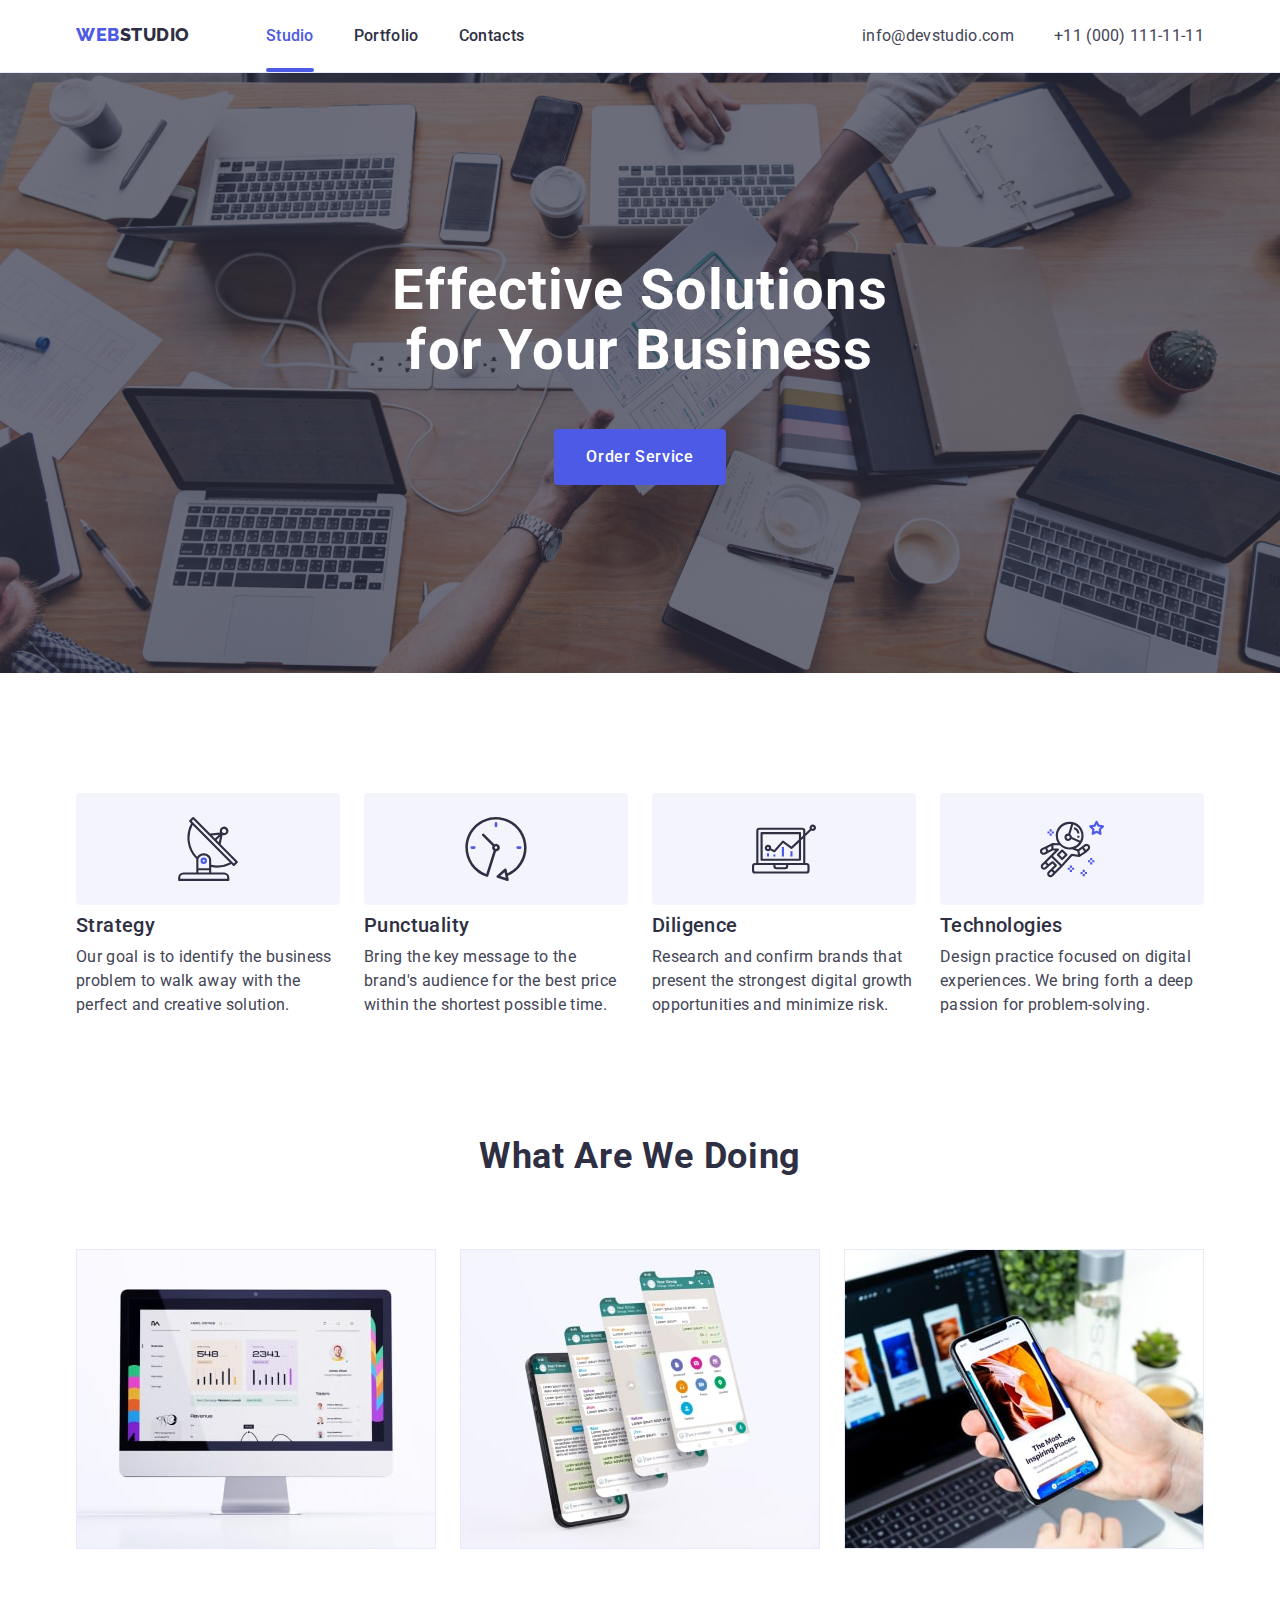
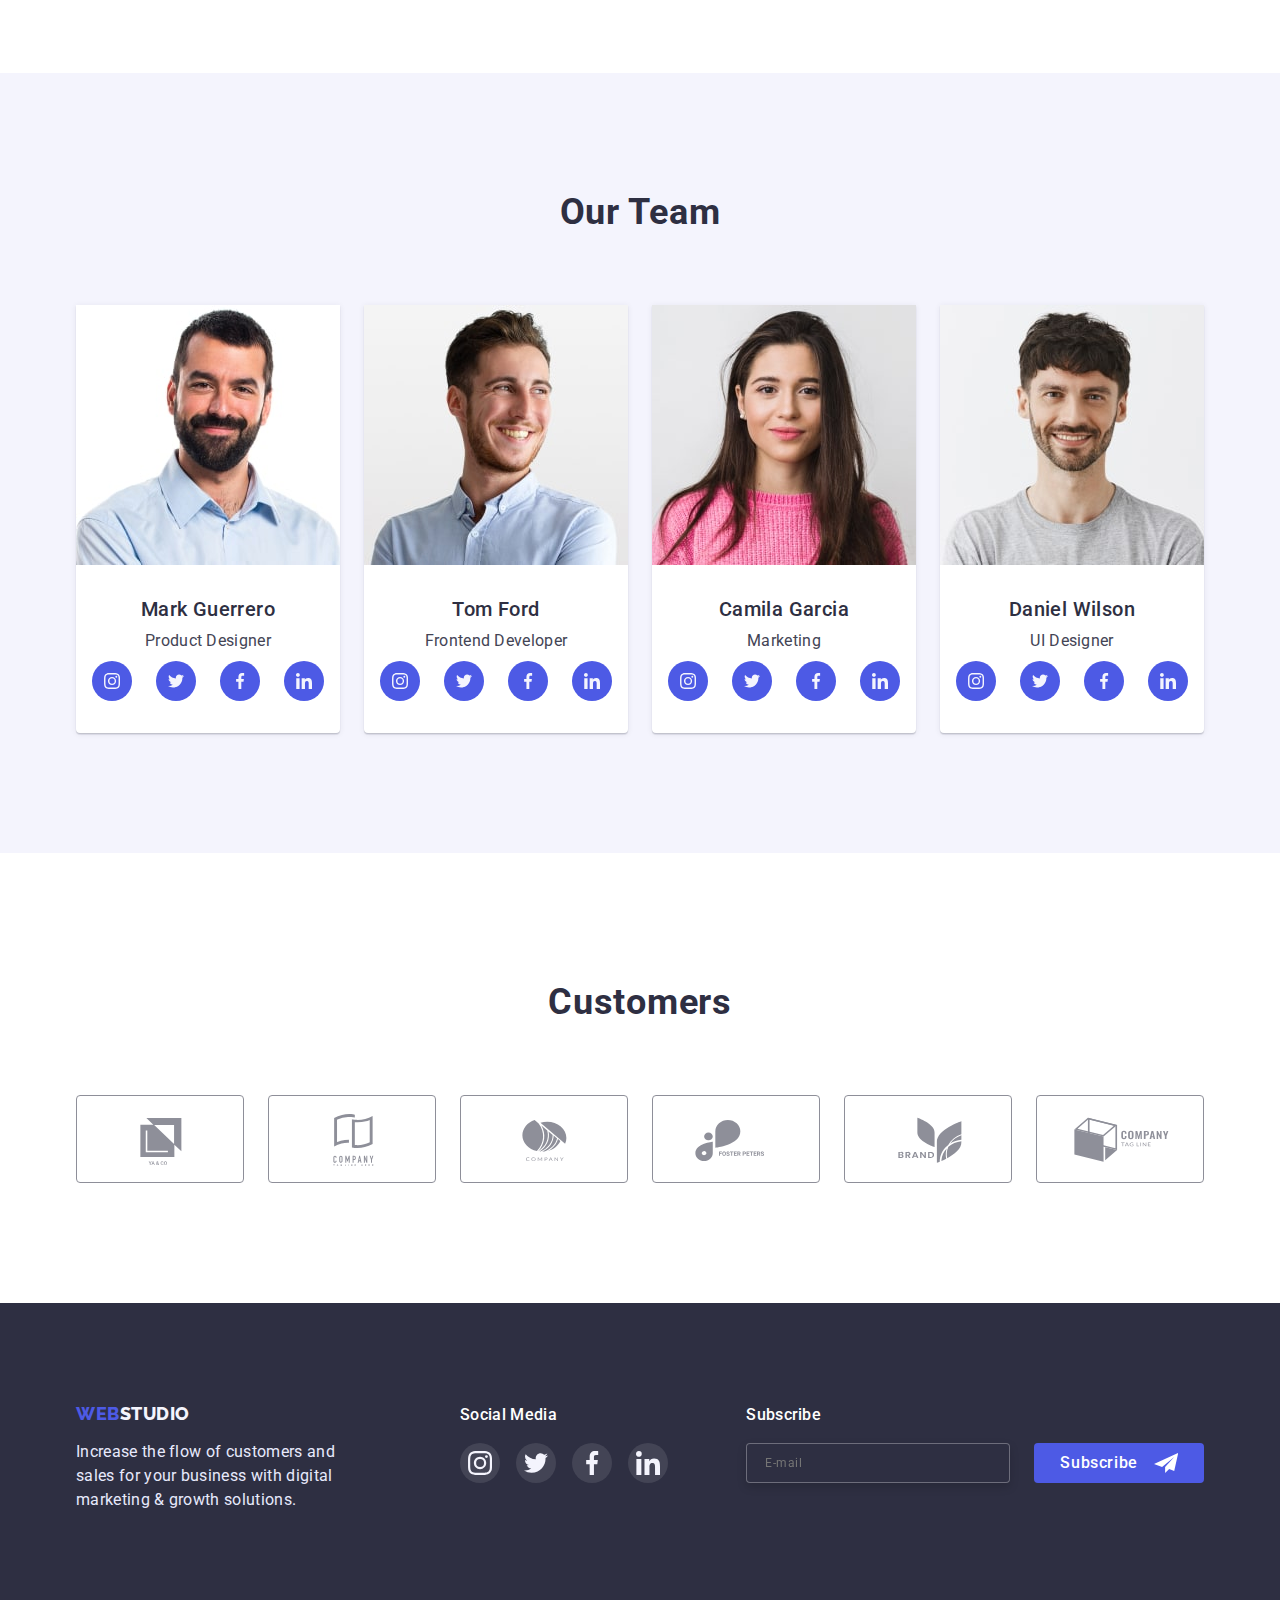
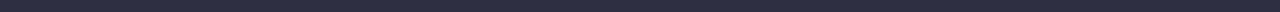
<file: index.html>
<!DOCTYPE html>
<html lang="en">
  <head>
    <meta charset="UTF-8" />
    <meta http-equiv="X-UA-Compatible" content="IE=edge" />
    <meta name="viewport" content="width=device-width, initial-scale=1.0" />
    <title>Студія</title>

    <link rel="preconnect" href="https://fonts.googleapis.com" />
    <link rel="preconnect" href="https://fonts.gstatic.com" crossorigin />
    <link rel="preconnect" href="https://fonts.googleapis.com" />
    <link rel="preconnect" href="https://fonts.gstatic.com" crossorigin />
    <link
      href="https://fonts.googleapis.com/css2?family=Raleway:wght@800&family=Roboto:wght@400;500;700;900&display=swap"
      rel="stylesheet"
    />
    <link
      rel="stylesheet"
      href="https://cdnjs.cloudflare.com/ajax/libs/modern-normalize/1.1.0/modern-normalize.min.css"
    />
    <link rel="stylesheet" href="./css/styles.css" />
  </head>
  <body class="body">
    <!-- Header Section -->
    <header class="header">
      <div class="header-container container">
        <nav class="navigation">
          <a href="./index.html" class="logo-header link"
            >Web<span class="logo-header-part">Studio</span></a
          >
          <ul class="main-nav list">
            <li class="nav-item">
              <a href="./index.html" class="nav-item-link link current"
                >Studio</a
              >
            </li>
            <li class="nav-item">
              <a href="./portfolio.html" class="nav-item-link link"
                >Portfolio</a
              >
            </li>
            <li class="nav-item">
              <a href="" class="nav-item-link link">Contacts</a>
            </li>
          </ul>
        </nav>
        <address class="address">
          <ul class="address-list list">
            <li class="address-item">
              <a href="mailto:info@devstudio.com" class="address-item link"
                >info@devstudio.com</a
              >
            </li>
            <li class="address-item">
              <a href="tel:+110001111111" class="address-item link"
                >+11 (000) 111-11-11</a
              >
            </li>
          </ul>
        </address>
      </div>
    </header>
    <!--Main Section  -->
    <main>
      <!-- Section 1 -->
      <section class="first-section">
        <div class="first-container container">
          <h1 class="first-section-title">
            Effective Solutions for Your Business
          </h1>
          <button type="button" class="first-section-btn" data-modal-open>
            Order Service
          </button>
        </div>
      </section>
      <!-- Section 2 -->
      <section class="second-section">
        <div class="container">
          <h2 hidden class="second-section-title"></h2>
          <ul class="list second-list">
            <li class="second-list-item">
              <div class="second-list-wrap">
                <svg width="64" height="64" class="second-list-icon">
                  <use href="./images/2-section-icons.svg#icon-antenna"></use>
                </svg>
              </div>
              <h3 class="second-section-title">Strategy</h3>
              <p class="second-section-text">
                Our goal is to identify the business problem to walk away with
                the perfect and creative solution.
              </p>
            </li>
            <li class="second-list-item">
              <div class="second-list-wrap">
                <svg width="64" height="64">
                  <use href="./images/2-section-icons.svg#icon-clock"></use>
                </svg>
              </div>
              <h3 class="second-section-title">Punctuality</h3>
              <p class="second-section-text">
                Bring the key message to the brand's audience for the best price
                within the shortest possible time.
              </p>
            </li>
            <li class="second-list-item">
              <div class="second-list-wrap">
                <svg width="64" height="64" class="second-list-icon">
                  <use href="./images/2-section-icons.svg#icon-diagram"></use>
                </svg>
              </div>
              <h3 class="second-section-title">Diligence</h3>
              <p class="second-section-text">
                Research and confirm brands that present the strongest digital
                growth opportunities and minimize risk.
              </p>
            </li>
            <li class="second-list-item">
              <div class="second-list-wrap">
                <svg width="64" height="64">
                  <use href="./images/2-section-icons.svg#icon-astronaut"></use>
                </svg>
              </div>
              <h3 class="second-section-title">Technologies</h3>
              <p class="second-section-text">
                Design practice focused on digital experiences. We bring forth a
                deep passion for problem-solving.
              </p>
            </li>
          </ul>
        </div>
      </section>
      <!-- Section 3 -->
      <section class="third-section">
        <div class="container">
          <h2 class="third-section-title">What are we doing</h2>
          <ul class="list third-list">
            <li class="third-section-item">
              <img src="./images/img1.jpg" alt="analysis" width="360" />
            </li>
            <li class="third-section-item">
              <img src="./images/img2.jpg" alt="conversations" width="360" />
            </li>
            <li class="third-section-item">
              <img src="./images/img3.jpg" alt="recommendations" width="360" />
            </li>
          </ul>
        </div>
      </section>
      <!-- Section 4 -->
      <section class="forth-section">
        <div class="forth-container container">
          <h2 class="forth-section-title">Our Team</h2>
          <ul class="forth-list list">
            <li class="forth-section-item">
              <img
                class="our-team-img"
                src="./images/mark.jpg"
                alt="Mark Guerrero"
                width="264"
              />
              <div class="our-container">
                <h3 class="title-name">Mark Guerrero</h3>
                <p class="forth-section-text">Product Designer</p>
                <ul class="team-socials list">
                  <li class="team-social-item">
                    <a href="" class="team-social-links"
                      ><svg width="16" height="16" class="team-social-icon">
                        <use href="./images/icons.svg#icon-instagram"></use>
                      </svg>
                    </a>
                  </li>
                  <li class="team-social-item">
                    <a href="" class="team-social-links">
                      <svg width="16" height="16" class="team-social-icon">
                        <use href="./images/icons.svg#icon-twitter"></use>
                      </svg>
                    </a>
                  </li>
                  <li class="team-social-item">
                    <a href="" class="team-social-links">
                      <svg width="16" height="16" class="team-social-icon">
                        <use href="./images/icons.svg#icon-facebook"></use>
                      </svg>
                    </a>
                  </li>
                  <li class="team-social-item">
                    <a href="" class="team-social-links">
                      <svg width="16" height="16" class="team-social-icon">
                        <use href="./images/icons.svg#icon-linkedin"></use>
                      </svg>
                    </a>
                  </li>
                </ul>
              </div>
            </li>

            <li class="forth-section-item">
              <img
                class="our-team-img"
                src="./images/tom.jpg"
                alt="Tom Ford"
                width="264"
              />
              <div class="our-container">
                <h3 class="title-name">Tom Ford</h3>
                <p class="forth-section-text">Frontend Developer</p>
                <ul class="team-socials list">
                  <li class="team-social-item">
                    <a href="" class="team-social-links"
                      ><svg width="16" height="16" class="team-social-icon">
                        <use href="./images/icons.svg#icon-instagram"></use>
                      </svg>
                    </a>
                  </li>
                  <li class="team-social-item">
                    <a href="" class="team-social-links">
                      <svg width="16" height="16" class="team-social-icon">
                        <use href="./images/icons.svg#icon-twitter"></use>
                      </svg>
                    </a>
                  </li>
                  <li class="team-social-item">
                    <a href="" class="team-social-links">
                      <svg width="16" height="16" class="team-social-icon">
                        <use href="./images/icons.svg#icon-facebook"></use>
                      </svg>
                    </a>
                  </li>
                  <li class="team-social-item">
                    <a href="" class="team-social-links">
                      <svg width="16" height="16" class="team-social-icon">
                        <use href="./images/icons.svg#icon-linkedin"></use>
                      </svg>
                    </a>
                  </li>
                </ul>
              </div>
            </li>

            <li class="forth-section-item">
              <img
                class="our-team-img"
                src="./images/camila.jpg"
                alt="Camila Garcia"
                width="264"
              />
              <div class="our-container">
                <h3 class="title-name">Camila Garcia</h3>
                <p class="forth-section-text">Marketing</p>
                <ul class="team-socials list">
                  <li class="team-social-item">
                    <a href="" class="team-social-links"
                      ><svg width="16" height="16" class="team-social-icon">
                        <use href="./images/icons.svg#icon-instagram"></use>
                      </svg>
                    </a>
                  </li>
                  <li class="team-social-item">
                    <a href="" class="team-social-links">
                      <svg width="16" height="16" class="team-social-icon">
                        <use href="./images/icons.svg#icon-twitter"></use>
                      </svg>
                    </a>
                  </li>
                  <li class="team-social-item">
                    <a href="" class="team-social-links">
                      <svg width="16" height="16" class="team-social-icon">
                        <use href="./images/icons.svg#icon-facebook"></use>
                      </svg>
                    </a>
                  </li>
                  <li class="team-social-item">
                    <a href="" class="team-social-links">
                      <svg width="16" height="16" class="team-social-icon">
                        <use href="./images/icons.svg#icon-linkedin"></use>
                      </svg>
                    </a>
                  </li>
                </ul>
              </div>
            </li>
            <li class="forth-section-item">
              <img
                class="our-team-img"
                src="./images/daniel.jpg"
                alt="Daniel Wilson"
                width="264"
              />
              <div class="our-container">
                <h3 class="title-name">Daniel Wilson</h3>
                <p class="forth-section-text">UI Designer</p>
                <ul class="team-socials list">
                  <li class="team-social-item">
                    <a href="" class="team-social-links"
                      ><svg width="16" height="16" class="team-social-icon">
                        <use href="./images/icons.svg#icon-instagram"></use>
                      </svg>
                    </a>
                  </li>
                  <li class="team-social-item">
                    <a href="" class="team-social-links">
                      <svg width="16" height="16" class="team-social-icon">
                        <use href="./images/icons.svg#icon-twitter"></use>
                      </svg>
                    </a>
                  </li>
                  <li class="team-social-item">
                    <a href="" class="team-social-links">
                      <svg width="16" height="16" class="team-social-icon">
                        <use href="./images/icons.svg#icon-facebook"></use>
                      </svg>
                    </a>
                  </li>
                  <li class="team-social-item">
                    <a href="" class="team-social-links">
                      <svg width="16" height="16" class="team-social-icon">
                        <use href="./images/icons.svg#icon-linkedin"></use>
                      </svg>
                    </a>
                  </li>
                </ul>
              </div>
            </li>
          </ul>
        </div>
      </section>
      <!-- Section 5 -->
      <section class="fifth-section">
        <div class="fifth-section-container container">
          <h2 class="fifth-section-title">Customers</h2>
          <ul class="fifth-section-list list">
            <li class="fifth-section-item">
              <a class="fifth-section-links" href="">
                <svg width="104" height="56" class="customers-icons">
                  <use href="./images/customers.svg#icon-customer-1"></use>
                </svg>
              </a>
            </li>
            <li class="fifth-section-item">
              <a class="fifth-section-links" href="">
                <svg width="104" height="56" class="customers-icons">
                  <use href="./images/customers.svg#icon-customer-2"></use>
                </svg>
              </a>
            </li>
            <li class="fifth-section-item">
              <a class="fifth-section-links" href="">
                <svg width="104" height="56" class="customers-icons">
                  <use href="./images/customers.svg#icon-customer-3"></use>
                </svg>
              </a>
            </li>
            <li class="fifth-section-item">
              <a class="fifth-section-links" href="">
                <svg width="104" height="56" class="customers-icons">
                  <use href="./images/customers.svg#icon-customer-4"></use>
                </svg>
              </a>
            </li>
            <li class="fifth-section-item">
              <a class="fifth-section-links" href="">
                <svg width="104" height="56" class="customers-icons">
                  <use href="./images/customers.svg#icon-customer-5"></use>
                </svg>
              </a>
            </li>
            <li class="fifth-section-item">
              <a class="fifth-section-links" href="">
                <svg width="104" height="56" class="customers-icons">
                  <use href="./images/customers.svg#icon-customer-6"></use>
                </svg>
              </a>
            </li>
          </ul>
        </div>
      </section>
    </main>
    <!-- Footer Section -->
    <footer class="footer">
      <div class="footer-container container">
        <div class="footer-first">
          <a href="./index.html" class="footer-logo link"
            >Web<span class="footer-logo-part">Studio</span></a
          >
          <p class="footer-text">
            Increase the flow of customers and sales for your business with
            digital marketing & growth solutions.
          </p>
        </div>
        <div class="footer-second">
          <p class="social-media">Social Media</p>
          <ul class="footer-social-list list">
            <li class="footer-social-items">
              <a href="" class="footer-social-links">
                <svg width="24" height="24" class="team-social-icon">
                  <use href="./images/icons.svg#icon-instagram"></use>
                </svg>
              </a>
            </li>
            <li class="footer-social-items">
              <a href="" class="footer-social-links">
                <svg width="24" height="24" class="team-social-icon">
                  <use href="./images/icons.svg#icon-twitter"></use>
                </svg>
              </a>
            </li>
            <li class="footer-social-items">
              <a href="" class="footer-social-links">
                <svg width="24" height="24" class="team-social-icon">
                  <use href="./images/icons.svg#icon-facebook"></use>
                </svg>
              </a>
            </li>
            <li class="footer-social-items">
              <a href="" class="footer-social-links">
                <svg width="24" height="24" class="team-social-icon">
                  <use href="./images/icons.svg#icon-linkedin"></use>
                </svg>
              </a>
            </li>
          </ul>
        </div>
        <div class="footer-subscribe-container">
          <p class="subscribe-title">Subscribe</p>
          <form class="footer-form">
            <input
              type="email"
              class="subscribe-form"
              placeholder="E-mail"
              name="user-subscribe-email"
            />
            <button type="button" class="subscribe-button">
              Subscribe

              <svg width="24" height="24" class="subscribe-btn-icon">
                <use href="./images/modal.svg#icon-telegram"></use>
              </svg>
            </button>
          </form>
        </div>
      </div>
    </footer>
    <!-- BACKDROP -->
    <div class="backdrop is-hidden" data-modal>
      <div class="modal">
        <button type="submit" class="modal-close-button" data-modal-close>
          <svg width="8" height="8" class="modal-close-icon">
            <use href="./images/icons-close.svg#icon-close"></use>
          </svg>
        </button>
        <p class="modal-window-title">
          Leave your contacts and we will call you back
        </p>
        <form class="modal-form">
          <label for="user-name" class="modal-label">Name</label>
          <div class="modal-input-wrap">
            <input
              class="modal-form-input"
              id="user-name"
              type="text"
              placeholder=""
              name="user-name"
              required
            />
            <svg width="18" height="18" class="modal-input-icon">
              <use href="./images/modal.svg#icon-person"></use>
            </svg>
          </div>
          <label for="user-phone" class="modal-label">Phone</label>
          <div class="modal-input-wrap">
            <input
              class="modal-form-input"
              id="user-phone"
              type="tel"
              placeholder=""
              name="user-phone"
              required
            />
            <svg width="18" height="24" class="modal-input-icon">
              <use href="./images/modal.svg#icon-phone"></use>
            </svg>
          </div>
          <label for="user-email" class="modal-label">Email</label>
          <div class="modal-input-wrap">
            <input
              class="modal-form-input"
              id="user-email"
              type="email"
              placeholder=""
              name="user-email"
              required
            />
            <svg width="18" height="24" class="modal-input-icon">
              <use href="./images/modal.svg#icon-email"></use>
            </svg>
          </div>
          <label for="user-comment" class="modal-label">Comment</label>
          <textarea
            name="user-comment"
            id="user-comment"
            class="modal-textarea"
            placeholder="Text input"
          ></textarea>
          <div class="modal-field">
            <input
              type="checkbox"
              id="privacy-policy"
              name="user-privacy-policy"
              value="true"
              class="modal-check-box visually-hidden"
            />
            <label for="privacy-policy" class="checkbox-text"
              >I accept the terms and conditions of the&nbsp;
              <a class="privacy-policy-wrap" href="./index.html">
                Privacy Policy</a
              ></label
            >
          </div>
        </form>
        <button class="modal-send-btn" type="submit">Send</button>
      </div>
    </div>
    <script src="./js/modal.js"></script>
  </body>
</html>
</file>
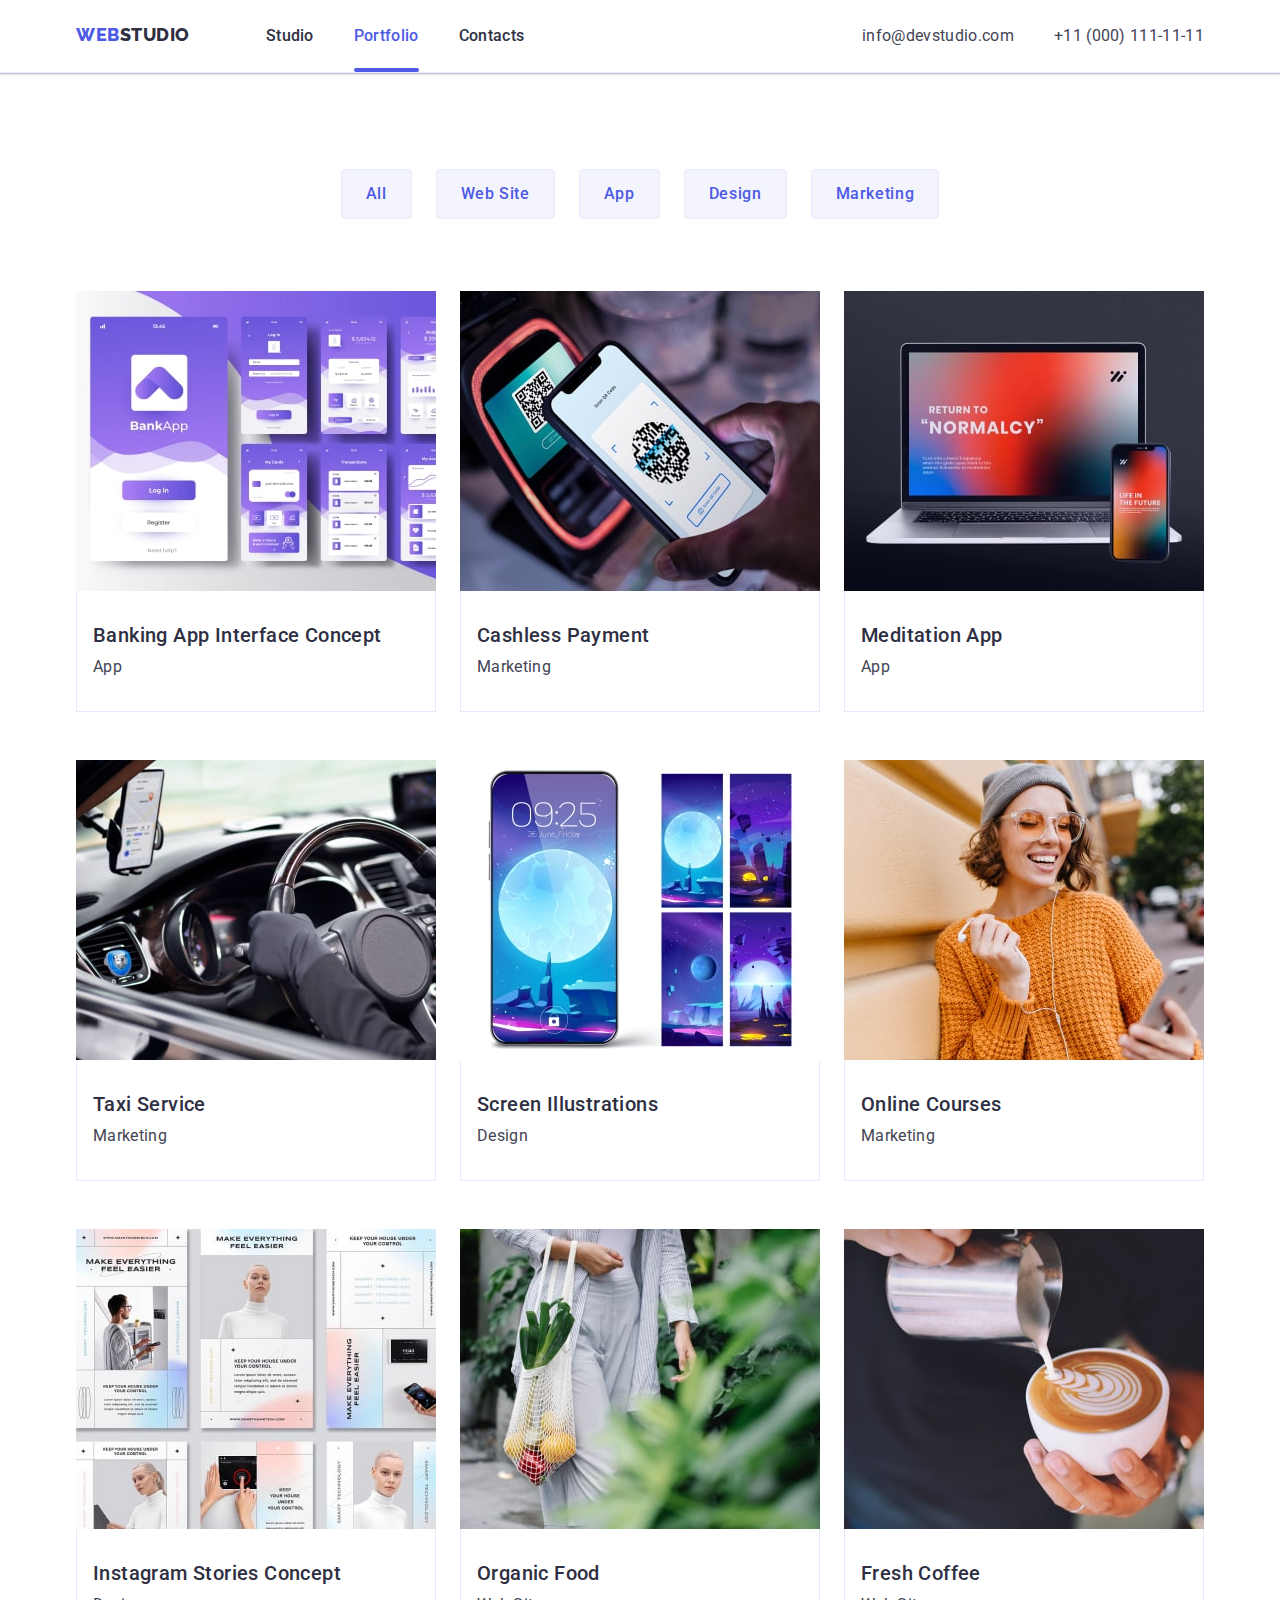
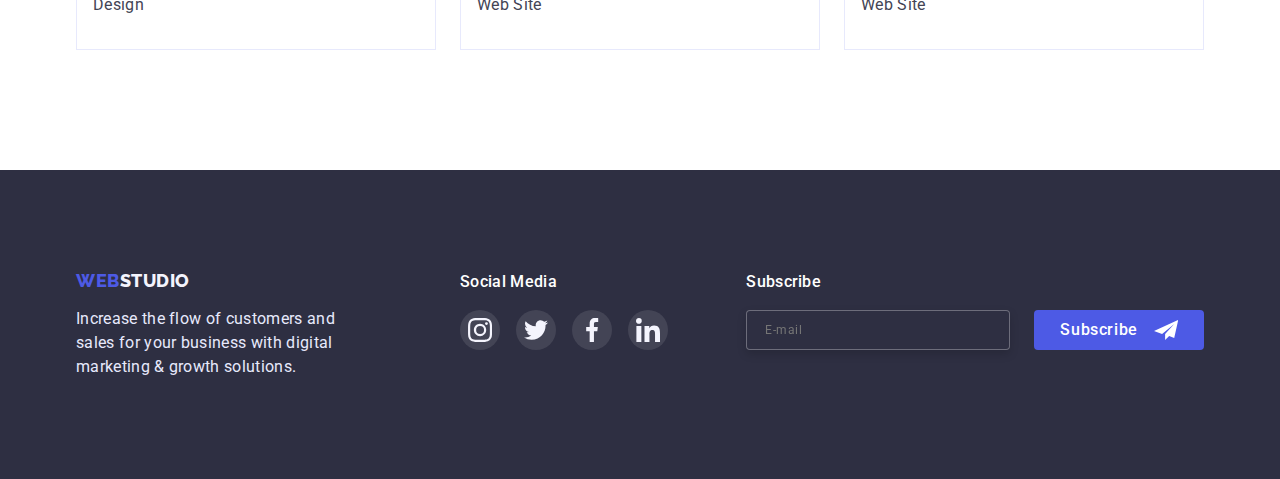
<file: portfolio.html>
<!DOCTYPE html>
<html lang="en">
  <head>
    <meta charset="UTF-8" />
    <meta http-equiv="X-UA-Compatible" content="IE=edge" />
    <meta name="viewport" content="width=device-width, initial-scale=1.0" />
    <title>Portfolio</title>
    <link rel="preconnect" href="https://fonts.googleapis.com" />
    <link rel="preconnect" href="https://fonts.gstatic.com" crossorigin />
    <link rel="preconnect" href="https://fonts.googleapis.com" />
    <link rel="preconnect" href="https://fonts.gstatic.com" crossorigin />
    <link
      href="https://fonts.googleapis.com/css2?family=Raleway:wght@800&family=Roboto:wght@400;500;700;900&display=swap"
      rel="stylesheet"
    />
    <link
      rel="stylesheet"
      href="https://cdnjs.cloudflare.com/ajax/libs/modern-normalize/1.1.0/modern-normalize.min.css"
    />
    <link rel="stylesheet" href="./css/styles.css" />
  </head>
  <body>
    <!-- Portfolio Header Section -->
    <header class="header">
      <div class="header-container container">
        <nav class="navigation">
          <a href="./index.html" class="logo-header link"
            >Web<span class="logo-header-part">Studio</span></a
          >
          <ul class="main-nav list">
            <li class="nav-item">
              <a href="./index.html" class="nav-item-link link">Studio</a>
            </li>
            <li class="nav-item">
              <a href="./portfolio.html" class="nav-item-link link current"
                >Portfolio</a
              >
            </li>
            <li class="nav-item">
              <a href="" class="nav-item-link link">Contacts</a>
            </li>
          </ul>
        </nav>
        <address class="address">
          <ul class="address-list list">
            <li class="address-item">
              <a href="mailto:info@devstudio.com" class="address-item link"
                >info@devstudio.com</a
              >
            </li>
            <li class="address-item">
              <a href="tel:+110001111111" class="address-item link"
                >+11 (000) 111-11-11</a
              >
            </li>
          </ul>
        </address>
      </div>
    </header>
    <!-- portfolio Main Section -->
    <main>
      <!-- Portfolio Filter -->
      <section class="portfolio-section">
        <div class="portfolio-container container">
          <h1 hidden>Portfolio</h1>
          <ul class="portfolio-buttons list">
            <li><button type="button" class="portfolio-btn">All</button></li>
            <li>
              <button type="button" class="portfolio-btn">Web Site</button>
            </li>
            <li><button type="button" class="portfolio-btn">App</button></li>
            <li>
              <button type="button" class="portfolio-btn">Design</button>
            </li>
            <li>
              <button type="button" class="portfolio-btn">Marketing</button>
            </li>
          </ul>

          <!-- Portfolio Content -->

          <ul class="portfolio-list">
            <li class="portfolio-list-item">
              <a href="" class="portfolio-link link">
                <div class="portfolio-wrap">
                  <img
                    class="portfolio-img"
                    src="./images/portfolio-img-1.jpg"
                    alt="Banking App Interface Concept"
                    width="360"
                  />
                  <p class="cover-text">
                    14 Stylish and User-Friendly App Design Concepts · Task
                    Manager App · Calorie Tracker App · Exotic Fruit Ecommerce
                    App · Cloud Storage App
                  </p>
                </div>
                <div class="portfolio-content">
                  <h2 class="portfolio-title">Banking App Interface Concept</h2>
                  <p class="portfolio-text">App</p>
                </div>
              </a>
            </li>
            <li class="portfolio-list-item">
              <a href="" class="portfolio-link link">
                <div class="portfolio-wrap">
                  <img
                    class="portfolio-img"
                    src="./images/portfolio-img-2.jpg"
                    alt="Cashless Payment"
                    width="360"
                  />
                  <p class="cover-text">
                    14 Stylish and User-Friendly App Design Concepts · Task
                    Manager App · Calorie Tracker App · Exotic Fruit Ecommerce
                    App · Cloud Storage App
                  </p>
                </div>
                <div class="portfolio-content">
                  <h2 class="portfolio-title">Cashless Payment</h2>
                  <p class="portfolio-text">Marketing</p>
                </div>
              </a>
            </li>
            <li class="portfolio-list-item">
              <a href="" class="portfolio-link link">
                <div class="portfolio-wrap">
                  <img
                    class="portfolio-img"
                    src="./images/portfolio-img-3.jpg"
                    alt="Meditaion App"
                    width="360"
                  />
                  <p class="cover-text">
                    14 Stylish and User-Friendly App Design Concepts · Task
                    Manager App · Calorie Tracker App · Exotic Fruit Ecommerce
                    App · Cloud Storage App
                  </p>
                </div>
                <div class="portfolio-content">
                  <h2 class="portfolio-title">Meditation App</h2>
                  <p class="portfolio-text">App</p>
                </div>
              </a>
            </li>
            <li class="portfolio-list-item">
              <a href="" class="portfolio-link link">
                <div class="portfolio-wrap">
                  <img
                    class="portfolio-img"
                    src="./images/portfolio-img-4.jpg"
                    alt="Taxi Service"
                    width="360"
                  />
                  <p class="cover-text">
                    14 Stylish and User-Friendly App Design Concepts · Task
                    Manager App · Calorie Tracker App · Exotic Fruit Ecommerce
                    App · Cloud Storage App
                  </p>
                </div>
                <div class="portfolio-content">
                  <h2 class="portfolio-title">Taxi Service</h2>
                  <p class="portfolio-text">Marketing</p>
                </div>
              </a>
            </li>
            <li class="portfolio-list-item">
              <a href="" class="portfolio-link link">
                <div class="portfolio-wrap">
                  <img
                    class="portfolio-img"
                    src="./images/portfolio-img-5.jpg"
                    alt="Screen Illustrations"
                    width="360"
                  />
                  <p class="cover-text">
                    14 Stylish and User-Friendly App Design Concepts · Task
                    Manager App · Calorie Tracker App · Exotic Fruit Ecommerce
                    App · Cloud Storage App
                  </p>
                </div>
                <div class="portfolio-content">
                  <h2 class="portfolio-title">Screen Illustrations</h2>
                  <p class="portfolio-text">Design</p>
                </div>
              </a>
            </li>
            <li class="portfolio-list-item">
              <a href="" class="portfolio-link link">
                <div class="portfolio-wrap">
                  <img
                    class="portfolio-img"
                    src="./images/portfolio-img-6.jpg"
                    alt="Online Courses"
                    width="360"
                  />
                  <p class="cover-text">
                    14 Stylish and User-Friendly App Design Concepts · Task
                    Manager App · Calorie Tracker App · Exotic Fruit Ecommerce
                    App · Cloud Storage App
                  </p>
                </div>
                <div class="portfolio-content">
                  <h2 class="portfolio-title">Online Courses</h2>
                  <p class="portfolio-text">Marketing</p>
                </div>
              </a>
            </li>
            <li class="portfolio-list-item">
              <a href="" class="portfolio-link link">
                <div class="portfolio-wrap">
                  <img
                    class="portfolio-img"
                    src="./images/portfolio-img-7.jpg"
                    alt="Instagram Stories Concept"
                    width="360"
                  />
                  <p class="cover-text">
                    14 Stylish and User-Friendly App Design Concepts · Task
                    Manager App · Calorie Tracker App · Exotic Fruit Ecommerce
                    App · Cloud Storage App
                  </p>
                </div>
                <div class="portfolio-content">
                  <h2 class="portfolio-title">Instagram Stories Concept</h2>
                  <p class="portfolio-text">Design</p>
                </div>
              </a>
            </li>
            <li class="portfolio-list-item">
              <a href="" class="portfolio-link link">
                <div class="portfolio-wrap">
                  <img
                    class="portfolio-img"
                    src="./images/portfolio-img-8.jpg"
                    alt="Organic Food"
                    width="360"
                  />
                  <p class="cover-text">
                    14 Stylish and User-Friendly App Design Concepts · Task
                    Manager App · Calorie Tracker App · Exotic Fruit Ecommerce
                    App · Cloud Storage App
                  </p>
                </div>
                <div class="portfolio-content">
                  <h2 class="portfolio-title">Organic Food</h2>
                  <p class="portfolio-text">Web Site</p>
                </div>
              </a>
            </li>
            <li class="portfolio-list-item">
              <a href="" class="portfolio-link link">
                <div class="portfolio-wrap">
                  <img
                    class="portfolio-img"
                    src="./images/portfolio-img-9.jpg"
                    alt="Organic Food"
                    width="360"
                  />
                  <p class="cover-text">
                    14 Stylish and User-Friendly App Design Concepts · Task
                    Manager App · Calorie Tracker App · Exotic Fruit Ecommerce
                    App · Cloud Storage App
                  </p>
                </div>
                <div class="portfolio-content">
                  <h2 class="portfolio-title">Fresh Coffee</h2>
                  <p class="portfolio-text">Web Site</p>
                </div>
              </a>
            </li>
          </ul>
        </div>
      </section>
    </main>
    <!-- Portfolio Footer Section -->
    <footer class="footer">
      <div class="footer-container container">
        <div class="footer-first">
          <a href="./index.html" class="footer-logo link"
            >Web<span class="footer-logo-part">Studio</span></a
          >
          <p class="footer-text">
            Increase the flow of customers and sales for your business with
            digital marketing & growth solutions.
          </p>
        </div>
        <div class="footer-second">
          <p class="social-media">Social Media</p>
          <ul class="footer-social-list list">
            <li class="footer-social-items">
              <a href="" class="footer-social-links">
                <svg width="24" height="24" class="team-social-icon">
                  <use href="./images/icons.svg#icon-instagram"></use>
                </svg>
              </a>
            </li>
            <li class="footer-social-items">
              <a href="" class="footer-social-links">
                <svg width="24" height="24" class="team-social-icon">
                  <use href="./images/icons.svg#icon-twitter"></use>
                </svg>
              </a>
            </li>
            <li class="footer-social-items">
              <a href="" class="footer-social-links">
                <svg width="24" height="24" class="team-social-icon">
                  <use href="./images/icons.svg#icon-facebook"></use>
                </svg>
              </a>
            </li>
            <li class="footer-social-items">
              <a href="" class="footer-social-links">
                <svg width="24" height="24" class="team-social-icon">
                  <use href="./images/icons.svg#icon-linkedin"></use>
                </svg>
              </a>
            </li>
          </ul>
        </div>
        <div class="footer-subscribe-container">
          <p class="subscribe-title">Subscribe</p>
          <form class="footer-form">
            <input
              type="email"
              class="subscribe-form"
              placeholder="E-mail"
              name="user-subscribe-email"
            />
            <button type="button" class="subscribe-button">
              Subscribe

              <svg width="24" height="24" class="subscribe-btn-icon">
                <use href="./images/modal.svg#icon-telegram"></use>
              </svg>
            </button>
          </form>
        </div>
      </div>
    </footer>
  </body>
</html>
</file>
<file: css/styles.css>
:root {
  --main-body-color: #ffffff;
  --main-text-color: #434455;
  --main-title-color: #2e2f42;
  --first-gradient: linear-gradient(
    rgba(46, 47, 66, 0.7),
    rgba(46, 47, 66, 0.7)
  );
  --ocean: #4d5ae5;
}
p,
h1,
h2,
h3,
h4,
h5,
h6 {
  margin: 0;
}
ul {
  padding-left: 0;
  margin: 0;
}
body {
  font-family: "Roboto", sans-serif;
  background-color: var(--main-body-color);
  color: var(--main-text-color);
}
.link {
  text-decoration: none;
  font-style: normal;
}
.list {
  list-style: none;
}
.container {
  width: 1158px;
  margin: 0 auto;
  padding: 0 15px;
}
.visually-hidden {
  position: absolute;
  width: 1px;
  height: 1px;
  margin: -1px;
  border: 0;
  padding: 0;

  white-space: nowrap;
  clip-path: inset(100%);
  clip: rect(0 0 0 0);
  overflow: hidden;
}
/* ------------------------Header------------------ */
.header {
  /* padding-top: 24px;
  padding-bottom: 24px; */
  border-bottom: 1px solid #e7e9fc;
  box-shadow: 0px 2px 1px rgba(46, 47, 66, 0.08),
    0px 1px 1px rgba(46, 47, 66, 0.16), 0px 1px 6px rgba(46, 47, 66, 0.08);
}
.header-container {
  display: flex;
  justify-content: space-between;
  align-items: center;
  margin-left: auto;
  margin-right: auto;
}
.main-nav {
  display: flex;
}
.nav-item:not(:last-child) {
  margin-right: 40px;
}

.navigation {
  display: flex;
  /* position: relative; */
}

.logo-header {
  margin-right: 76px;
  font-family: "Raleway", sans-serif;
  font-weight: 800;
  font-size: 18px;
  line-height: 1.17;
  letter-spacing: 0.03em;
  text-transform: uppercase;
  color: var(--ocean);
  padding-top: 24px;
  padding-bottom: 24px;
}
.logo-header-part {
  color: #2e2f42;
}
.nav-item-link {
  font-weight: 500;
  font-size: 16px;
  line-height: 1.5;
  letter-spacing: 0.02em;
  color: #2e2f42;
  padding-top: 24px;
  padding-bottom: 24px;
  display: block;
  position: relative;
  transition: color 250ms cubic-bezier(0.4, 0, 0.2, 1);
}
.nav-item-link:is(:hover, :focus) {
  color: #404bbf;
}
/* after element in header menu */
.nav-item-link.current::after {
  content: "";
  width: 100%;
  height: 4px;
  border-radius: 2px;
  display: block;
  bottom: 0;
  left: 0;
  position: absolute;
  background: var(--ocean);
}
.current {
  color: var(--ocean);
}
/* ---------------------------- */

.address {
  font-style: normal;
}
.address-list {
  display: flex;
}
.address-item:not(:last-child) {
  margin-right: 40px;
}

.address-item {
  font-size: 16px;
  line-height: 1.5;
  letter-spacing: 0.02em;
  color: #434455;
  transition: color 250ms cubic-bezier(0.4, 0, 0.2, 1);
}
.address-item:is(:hover, :focus) {
  color: #404bbf;
}
/* -----------------------------------------------------------------Main------------------- */
/* ------------------------Section 1------------------ */
.first-container {
  display: flex;
  align-items: center;
  flex-direction: column;
}
.first-section {
  background-color: #2e2f42;
  background-image: var(--first-gradient), url(../images/people-office.jpg);
  background-repeat: no-repeat;
  background-position: center;
  background-size: cover;
  padding-top: 188px;
  padding-bottom: 188px;
  height: 600px;
  max-width: 1440px;
  margin: 0 auto;
}
.first-section-title {
  font-size: 56px;
  line-height: 1.07;
  letter-spacing: 0.02em;
  color: #ffffff;
  text-align: center;
  width: 496px;

  margin-bottom: 48px;
}
.first-section-btn {
  padding: 16px 32px 16px 32px;
  border-radius: 4px;
  border: none;

  font-family: inherit;
  font-weight: 500;
  font-size: 16px;
  line-height: 1.5;
  letter-spacing: 0.04em;
  color: #ffffff;
  cursor: pointer;
  background-color: #4d5ae5;
  transition: background-color 250ms cubic-bezier(0.4, 0, 0.2, 1),
    box-shadow 250ms cubic-bezier(0.4, 0, 0.2, 1),
    border-radius 250ms cubic-bezier(0.4, 0, 0.2, 1);
}
.first-section-btn:is(:hover, :focus) {
  color: #ffffff;
  background-color: #404bbf;
}
/* ------------------------Section 2------------------ */
.second-section {
  padding-top: 120px;
  padding-bottom: 120px;
}
.second-list {
  display: flex;
  gap: 24px;
}
.second-list-item {
  width: calc((100% - 72px) / 4);
}
.second-list-wrap {
  display: flex;
  align-items: center;
  justify-content: center;
  /* padding: 24px 100px; */
  background: #f4f4fd;
  border-radius: 4px;
  margin-bottom: 8px;
  height: 112px;
  margin-bottom: 8px;
}
/* .second-list-icon {
  padding: 24px 100px;
} */
/* .second-list-item:not(:last-child) {
  margin-right: 24px;
} */
/* .list li:not(:last-child) {
  margin-right: 24px;
} */
.second-section-title {
  font-weight: 500;
  font-size: 20px;
  line-height: 1.2;
  letter-spacing: 0.02em;
  color: var(--main-title-color);
  margin-bottom: 8px;
}
.second-section-text {
  font-size: 16px;
  line-height: 1.5;
  letter-spacing: 0.02em;
  color: var(--main-text-color);
}
/* ------------------------Section 3------------------ */
.third-section {
  padding-bottom: 120px;
}
/* .third-section-item:not(:last-child) {
  margin-right: 24px;
} */

.third-list {
  display: flex;
  align-items: center;
  gap: 24px;
}
.third-section-item {
  width: calc((100% - 48px) / 3);
}
.third-section-title {
  font-size: 36px;
  line-height: 1.11;
  text-align: center;
  letter-spacing: 0.02em;
  text-transform: capitalize;
  color: var(--main-title-color);
  margin-bottom: 72px;
}
/* ------------------------Section 4------------------ */
.forth-section {
  background-color: #f4f4fd;
  padding-bottom: 120px;
  padding-top: 120px;
}
.forth-list {
  display: flex;
  gap: 24px;
}

.forth-section-item {
  width: calc((100% - 72px) / 4);
  background-color: #ffffff;
  border-radius: 0px 0px 4px 4px;
  box-shadow: 0px 1px 6px rgba(46, 47, 66, 0.08),
    0px 1px 1px rgba(46, 47, 66, 0.16), 0px 2px 1px rgba(46, 47, 66, 0.08);
}
.forth-section-title {
  margin-bottom: 72px;
  font-size: 36px;
  line-height: 1.11;
  text-align: center;
  letter-spacing: 0.02em;
  text-transform: capitalize;
  color: var(--main-title-color);
}
.title-name {
  margin-bottom: 8px;
  font-weight: 500;
  font-size: 20px;
  line-height: 1.2;
  text-align: center;
  letter-spacing: 0.02em;
  color: #2e2f42;
}

.forth-section-text {
  font-weight: 400;
  font-size: 16px;
  line-height: 1.5;
  text-align: center;
  letter-spacing: 0.02em;
  color: var(--main-text-color);
  margin-bottom: 8px;
}
.our-container {
  padding: 32px 16px 32px 16px;
}
.our-team-img {
  display: block;
}
.team-socials {
  display: flex;
  justify-content: center;
  gap: 24px;
}
.team-social-item {
  width: 40px;
  height: 40px;
}
.team-social-links {
  width: 100%;
  height: 100%;
  border-radius: 50%;
  background-color: var(--ocean);
  display: flex;
  justify-content: center;
  align-items: center;
  transition: background-color 250ms cubic-bezier(0.4, 0, 0.2, 1);
}

.team-social-links:is(:hover, :focus) {
  background-color: #404bbf;
}
/* ------------------------Section 5------------------ */
.fifth-section {
  padding-top: 130px;
  padding-bottom: 120px;
}
.fifth-section-links {
  width: 100%;
  height: 100%;
  display: flex;
  justify-content: center;
  align-items: center;
  color: #8e8f99;
  transition: color 250ms cubic-bezier(0.4, 0, 0.2, 1);
}
.fifth-section-title {
  font-size: 36px;
  line-height: 1.11;
  text-align: center;
  letter-spacing: 0.02em;
  text-transform: capitalize;
  color: var(--main-title-color);
  margin-bottom: 72px;
}
.fifth-section-list {
  display: flex;
  gap: 24px;
}
/* .fifth-section-item {
  border: 1px solid #8e8f99;
  border-radius: 4px;
  padding: 16px 32px;
  width: calc((100% - 120px) / 6);
  height: 88px;
} */
.fifth-section-item {
  width: calc((100% - 120px) / 6);
  height: 88px;
}
.fifth-section-links {
  border: 1px solid #8e8f99;
  border-radius: 4px;
  /* padding: 16px 32px; */
  height: 88px;
  color: #8e8f99;
  height: 100%;
  width: 100%;
}
.customers-icons {
  fill: currentColor;
}
.fifth-section-links:is(:hover, :focus) {
  border: 1px solid #404bbf;
  color: #404bbf;
}

/* ---------------------------------------------------------Portfolio------------------ */
.portfolio-section {
  padding-top: 96px;
  padding-bottom: 120px;
}
/* .portfolio-container {
  display: flex;
  flex-wrap: wrap;
  justify-content: center;
} */
.portfolio-img {
  display: block;
}
/* .portfolio-list-container {
  padding-bottom: 120px;
  box-sizing: content-box;
} */
.portfolio-list-item {
  width: calc((100% - 48px) / 3);
  position: relative;
}
.portfolio-wrap {
  position: relative;
  overflow: hidden;
}
.cover-text {
  font-weight: 400;
  font-size: 16px;
  line-height: 1.5;
  letter-spacing: 0.02em;
  top: 0;
  position: absolute;
  height: 100%;
  color: #f4f4fd;
  background-color: var(--ocean);
  transform: translatey(100%);
  transition: transform 250ms cubic-bezier(0.4, 0, 0.2, 1);
  padding-top: 40px;
  padding-right: 32px;
  padding-bottom: 40px;
  padding-left: 32px;
}
.portfolio-link:hover .cover-text {
  transform: translatey(0%);
}
.portfolio-link:focus .cover-text {
  transform: translatey(0%);
}

.portfolio-list {
  gap: 48px 24px;
}
.portfolio-content {
  padding-top: 32px;
  padding-bottom: 32px;
  padding-left: 16px;
  padding-right: 16px;
  border: 1px solid #e7e9fc;
  border-top: none;
}
.portfolio-list {
  display: flex;
  flex-wrap: wrap;
  list-style: none;
}

.portfolio-buttons {
  display: flex;
  justify-content: center;
  gap: 24px;
  margin-bottom: 72px;
}
.portfolio-btn {
  font-weight: 500;
  font-family: inherit;
  font-size: 16px;
  line-height: 1.5;
  letter-spacing: 0.04em;
  background-color: #f4f4fd;
  color: #4d5ae5;
  cursor: pointer;
  padding: 12px 24px 12px 24px;
  border: 1px solid #e7e9fc;
  border-radius: 4px;
  transition: background-color 250ms cubic-bezier(0.4, 0, 0.2, 1),
    box-shadow 250ms cubic-bezier(0.4, 0, 0.2, 1),
    color 250ms cubic-bezier(0.4, 0, 0.2, 1),
    border-color 250ms cubic-bezier(0.4, 0, 0.2, 1);
}
.portfolio-btn:is(:hover, :focus) {
  background-color: #404bbf;
  color: #ffffff;
  border-color: transparent;
  box-shadow: 0px 3px 1px rgba(0, 0, 0, 0.1), 0px 2px 1px rgba(0, 0, 0, 0.08),
    0px 2px 2px rgba(0, 0, 0, 0.12);
  border-radius: 4px;
}

.portfolio-title {
  margin-bottom: 8px;
  font-weight: 500;
  font-size: 20px;
  line-height: 1.2;
  letter-spacing: 0.02em;
  color: var(--main-title-color);
}
.portfolio-text {
  font-size: 16px;
  line-height: 1.5;
  letter-spacing: 0.02em;
  color: var(--main-text-color);
}
.portfolio-link {
  display: block;
  transition: box-shadow 250ms cubic-bezier(0.4, 0, 0.2, 1);
}
.portfolio-link:is(:hover, :focus) {
  box-shadow: 0px 1px 6px rgba(46, 47, 66, 0.08),
    0px 1px 1px rgba(46, 47, 66, 0.16), 0px 2px 1px rgba(46, 47, 66, 0.08);
}

/* ------------------------Footer------------------ */
.footer {
  padding-bottom: 100px;
  padding-top: 100px;
}
.footer {
  background-color: #2e2f42;
}

.footer-text {
  font-size: 16px;
  line-height: 1.5;
  letter-spacing: 0.02em;
  color: #e7e9fc;
  width: 264px;
}
.footer-logo {
  font-family: "Raleway", sans-serif;
  font-style: normal;
  font-weight: 800;
  font-size: 18px;
  line-height: 1.17;
  display: inline-block;

  letter-spacing: 0.03em;
  text-transform: uppercase;
  color: #4d5ae5;
  margin-bottom: 16px;
}
.footer-logo-part {
  color: #f4f4fd;
}
.footer-container {
  display: flex;
}
.social-media {
  font-weight: 500;
  font-size: 16px;
  line-height: 1.5;
  letter-spacing: 0.02em;
  color: #ffffff;
  margin-bottom: 16px;
}
.footer-social-list {
  display: flex;
  gap: 16px;
}
.footer-first {
  margin-right: 120px;
}
.footer-second {
  margin-right: auto;
}

.footer-social-items {
  width: 40px;
  height: 40px;
}
.footer-social-links {
  width: 100%;
  height: 100%;
  border-radius: 50%;
  background-color: rgba(255, 255, 255, 0.1);
  display: flex;
  justify-content: center;
  align-items: center;
  transition: 250ms cubic-bezier(0.4, 0, 0.2, 1);
}
.footer-social-links:is(:hover, :focus) {
  background-color: #31d0aa;
}
.footer-subscribe-container {
}
.subscribe-wrap {
  display: flex;
}
.subscribe-title {
  font-weight: 500;
  font-size: 16px;
  line-height: 1.5;
  letter-spacing: 0.02em;
  color: #ffffff;
  margin-bottom: 16px;
}
.subscribe-form {
  background: #2e2f42;
  border: 1px solid rgba(255, 255, 255, 0.3);
  filter: drop-shadow(0px 4px 4px rgba(0, 0, 0, 0.15));
  border-radius: 4px;
  width: 264px;
  height: 40px;
  margin-right: 24px;
  color: #ffffff;
  text-indent: 16px;
  font-weight: 400;
  font-size: 12px;
  line-height: 2;
  display: flex;
  align-items: center;
  letter-spacing: 0.04em;
  color: rgba(255, 255, 255, 0.6);
  outline: none;
}
.subscribe-button {
  font-family: "Roboto", sans-serif;
  font-style: normal;

  padding: 8px 24px;
  background: #4d5ae5;
  border-radius: 4px;
  font-weight: 500;
  font-size: 16px;
  line-height: 1.5;
  display: flex;
  align-items: center;
  text-align: center;
  letter-spacing: 0.04em;
  color: #ffffff;
  min-width: 165px;
  height: 40px;
  border-color: transparent;
  transition: 250ms cubic-bezier(0.4, 0, 0.2, 1);
  cursor: pointer;
}
.subscribe-button:hover {
  background: #404bbf;
}
.subscribe-btn-icon {
  margin-left: 16px;
  fill: #ffffff;
  display: flex;
}
.footer-form {
  display: flex;
}

/* Madal window */
.backdrop {
  position: fixed;
  width: 100%;
  height: 100%;
  left: 0px;
  top: 0px;
  background-color: rgba(46, 47, 66, 0.4);
  transition: opacity 350ms linear, visibility 250ms linear;
}
.modal {
  position: absolute;
  width: 408px;
  min-height: 576px;
  left: 50%;
  top: 50%;
  transform: translate(-50%, -50%) scaleX(1);
  background: #fcfcfc;
  box-shadow: 0px 1px 1px rgba(0, 0, 0, 0.14), 0px 1px 3px rgba(0, 0, 0, 0.12),
    0px 2px 1px rgba(0, 0, 0, 0.2);
  border-radius: 4px;
  display: block;
  padding: 24px;
  transition: transform 250ms cubic-bezier(0.4, 0, 0.2, 1);
}
.backdrop.is-hidden .modal {
  transform: translate(-50%, -50%) scaleX(0);
}
.modal-close-button {
  display: flex;
  justify-content: center;
  align-items: center;
  margin-left: auto;
  background: #e7e9fc;
  border: 1px solid rgba(0, 0, 0, 0.1);
  width: 24px;
  height: 24px;
  border-radius: 50%;
  cursor: pointer;
  transition: 250ms cubic-bezier(0.4, 0, 0.2, 1);
  margin-bottom: 24px;
}
.modal-close-icon {
  transition: 250ms cubic-bezier(0.4, 0, 0.2, 1);
}
.modal-close-button:is(:hover, :focus) {
  background-color: #404bbf;
}
.modal-close-button:is(:hover, :focus) .modal-close-icon {
  fill: #ffffff;
}
.is-hidden {
  opacity: 0;
  visibility: hidden;
  pointer-events: none;
}

/* Modal Window Form ----------------------------------- */

.modal-window-title {
  font-family: inherit, sans-serif;
  font-style: normal;
  font-weight: 500;
  font-size: 16px;
  line-height: 1.5;
  text-align: center;
  letter-spacing: 0.02em;
  color: #2e2f42;
  margin-bottom: 16px;
}

.modal-form-input {
  width: 100%;
  height: 40px;

  border: 1px solid rgba(33, 33, 33, 0.2);
  border-radius: 4px;
  padding-left: 38px;
  outline: transparent;
  transition: border-color 250ms cubic-bezier(0.4, 0, 0.2, 1);
  background-color: transparent;
}
.modal-form-input:focus {
  border-color: #4d5ae5;
}
.modal-form-input:focus + .modal-input-icon {
  fill: #4d5ae5;
}
.modal-send-btn {
  min-width: 169px;
  height: 56px;

  background: #4d5ae5;
  box-shadow: 0px 4px 4px rgba(0, 0, 0, 0.15);
  border-radius: 4px;
  color: #ffffff;
  border: none;
  transition: background-color 250ms cubic-bezier(0.4, 0, 0.2, 1),
    box-shadow 250ms cubic-bezier(0.4, 0, 0.2, 1),
    border-radius 250ms cubic-bezier(0.4, 0, 0.2, 1);

  font-weight: 500;
  font-size: 16px;
  line-height: 1.5;
  display: flex;
  align-items: center;
  text-align: center;
  justify-content: center;
  letter-spacing: 0.04em;
  margin: 0 auto;
  cursor: pointer;
  padding: 16px 32px;
}
.modal-send-btn:hover {
  color: #ffffff;
  background-color: #404bbf;
}

.modal-label {
  display: block;
  font-family: "Roboto", sans-serif;
  font-weight: 400;
  font-size: 12px;
  line-height: 1.17;
  letter-spacing: 0.04em;
  color: #8e8f99;
  margin-bottom: 4px;
}

.modal-input-icon {
  position: absolute;
  left: 16px;
  top: 50%;
  transform: translateY(-50%);
  transition: fill 250ms cubic-bezier(0.4, 0, 0.2, 1);
}
.modal-input-wrap {
  position: relative;
  margin-bottom: 8px;
}
.modal-textarea {
  font-weight: 400;
  font-size: 12px;
  line-height: 1.17;
  letter-spacing: 0.04em;
  width: 100%;
  height: 120px;
  padding: 8px 16px;
  border: 1px solid rgba(33, 33, 33, 0.2);
  border-radius: 4px;
  background-color: transparent;
  resize: none;
  margin-bottom: 16px;
  outline: none;
  display: block;
  font-weight: 400;
  font-size: 12px;
  line-height: 1.17;
  letter-spacing: 0.04em;
  color: rgba(117, 117, 117, 0.5);
  transition: 250ms cubic-bezier(0.4, 0, 0.2, 1);
}
.modal-textarea:focus {
  border-color: #4d5ae5;
}
.modal-field {
  display: flex;
  gap: 8px;
  margin-bottom: 24px;
}

.checkbox-text {
  font-weight: 400;
  font-size: 12px;
  line-height: 1.17;
  letter-spacing: 0.04em;
  color: #757575;
  display: flex;
  align-items: center;
}

.privacy-policy-wrap {
  color: #4d5ae5;
}
.checkbox-text::before {
  content: "";
  width: 16px;
  height: 16px;
  border: 1.25px solid #2e2f42;
  border-radius: 2px;
  border-color: #2e2f42;
  display: block;
  margin-right: 8px;
}
.modal-check-box:checked + .checkbox-text::before {
  background-color: #404bbf;
  border: 1.25px solid #404bbf;
  border-radius: 2px;
  background-image: url(../images/vector.svg);
  background-repeat: no-repeat;
  background-position: center;
}
</file>
